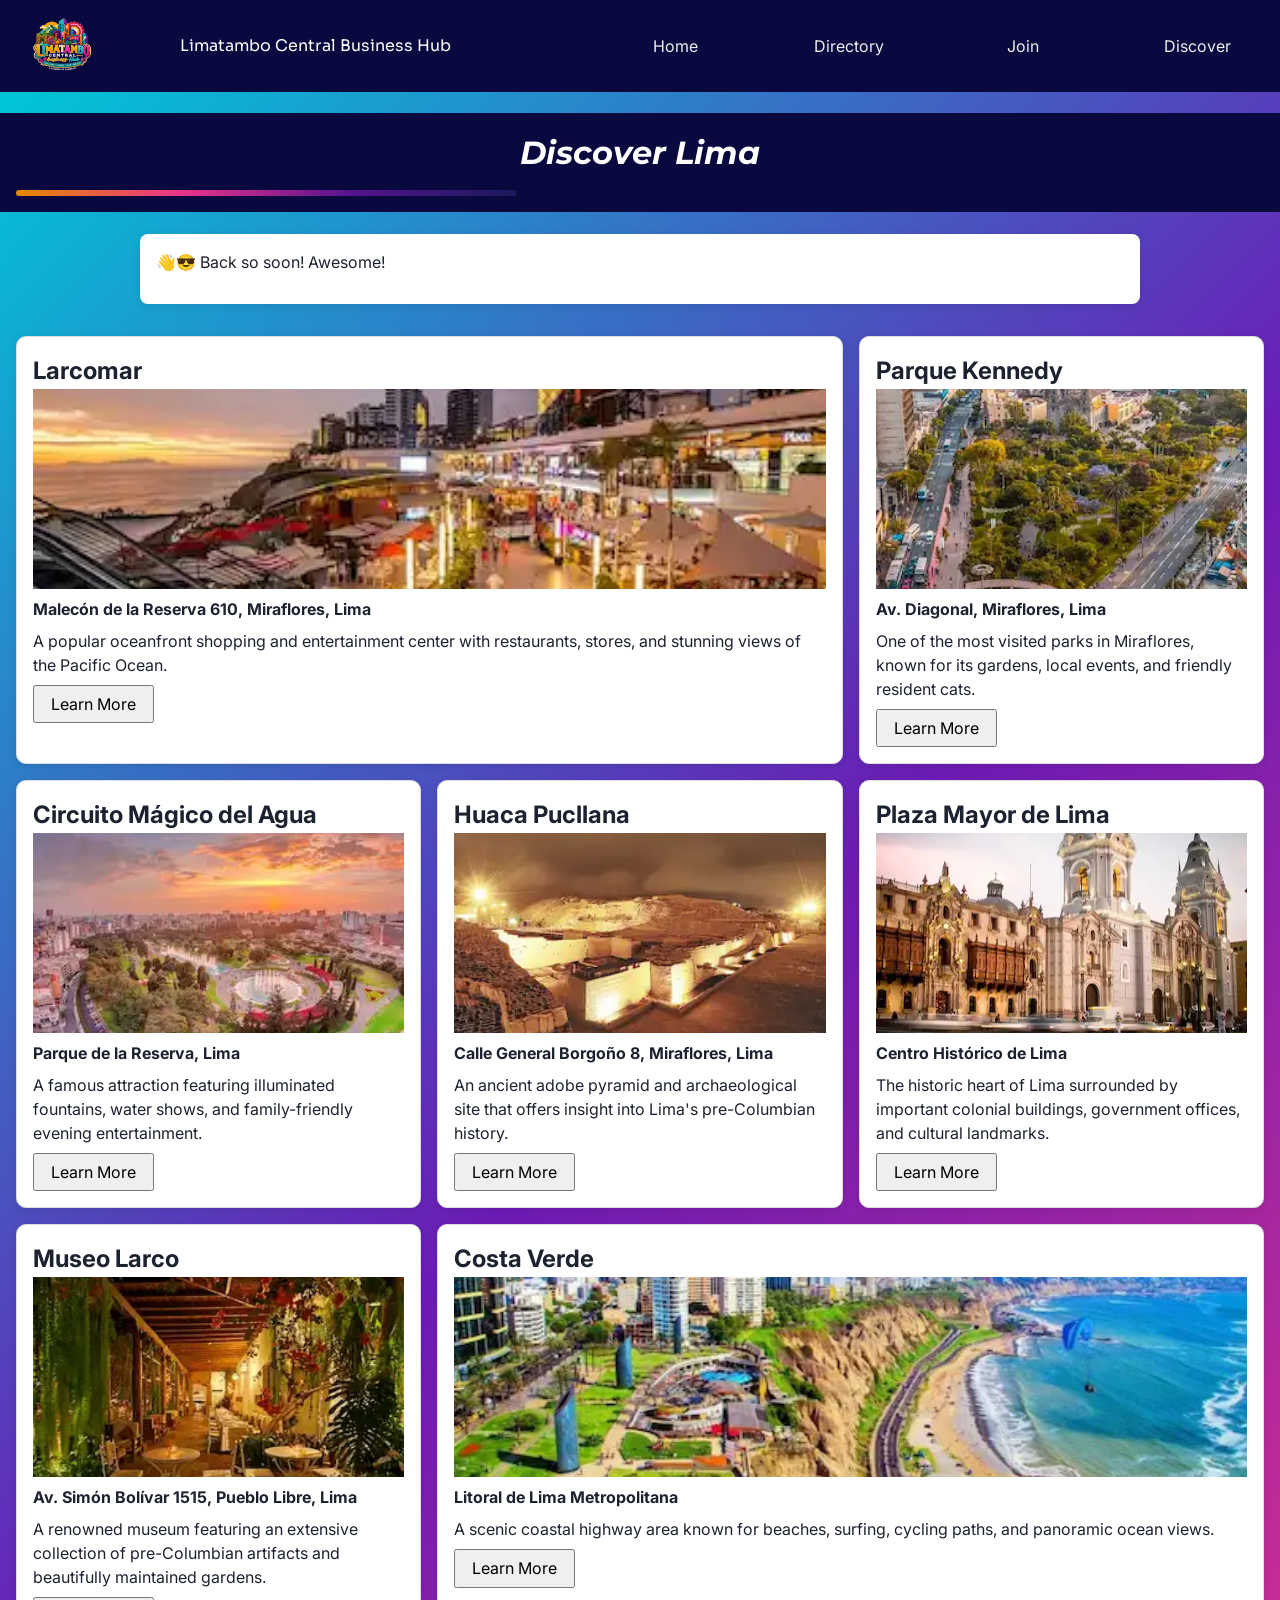
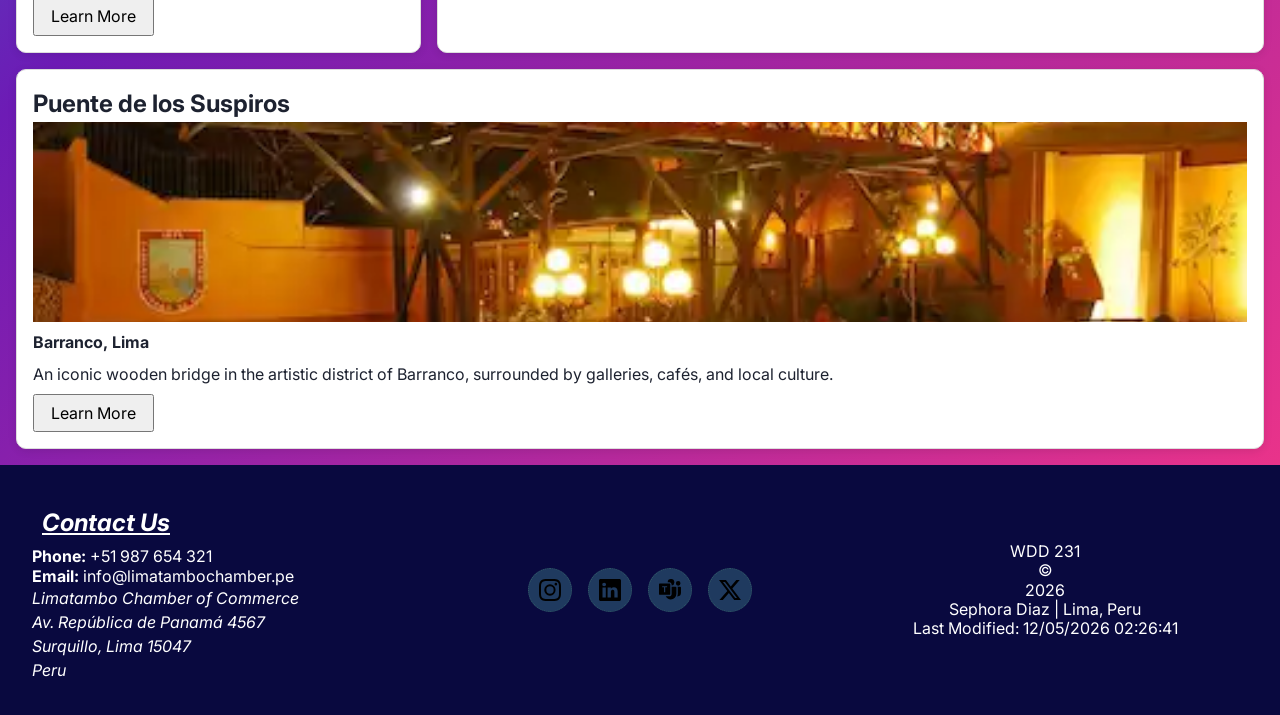
<file: Chamber/index.html>
<!DOCTYPE html>
    <html lang="en">

    <head>
        <meta charset="UTF-8">
        <meta name="viewport" content="width=device-width, initial-scale=1.0">
        <title>Discover | Limatambo Central Business Hub</title>
        <meta name="author" content="Sephora Diaz">
        <meta name="description" content="This is the discover site of the Lima Central Business Hub">

        <meta property="og:title" content="Directory - Limatambo Central Business Hub">
        <meta property="og:description"
            content="Supporting local businesses in Limatambo by providing resources, networking opportunities, and community events to help growth and success.">
        <meta property="og:image" content="https://adielsd.github.io/wdd231/images/limatambo-logo.png">
        <meta property="og:url" content="https://adielsd.github.io/wdd231/">
        <meta property="og:type" content="website">

        <!--STYLESHEETS-->
        <link rel="stylesheet" href="styles/normalize.css">
        <link rel="stylesheet" href="styles/discover.css">

        <link rel="preload" href="styles/discover-large.css" as="style" onload="this.onload=null;this.rel='stylesheet'">
        <noscript>
            <link rel="stylesheet" href="styles/discover-large.css">
        </noscript>


        <!--ICON-->



        <link rel="icon" type="image/png" href="images/favicon-96x96.png" sizes="96x96">
        <link rel="icon" type="image/svg+xml" href="images/favicon.svg">
        <link rel="shortcut icon" href="images/transparent-icon.webp">
        <link rel="apple-touch-icon" sizes="180x180" href="images/apple-touch-icon.png">
        <meta name="apple-mobile-web-app-title" content="MyWebSite">
        <link rel="manifest" href="images/site.webmanifest">

        <!--Preload Images-->
        <link rel="preload" fetchpriority="high" as="image" href="/images/larcomar.webp">
        <link rel="preload" fetchpriority="high" as="image" href="/images/kennedy.webp">

        <!--FAMILY FONTS-->

        <!-- PRECONNECT -->
        <link rel="preconnect" href="https://fonts.googleapis.com">
        <link rel="preconnect" href="https://fonts.gstatic.com" crossorigin>

        <!-- PRELOAD FONTS -->
        <link rel="preload"
            href="https://fonts.googleapis.com/css2?family=Inter:wght@400;500;600&family=Montserrat:wght@600;700;800&family=Sora:wght@600;700&display=swap"
            as="style" onload="this.onload=null;this.rel='stylesheet'">

        <noscript>
            <link
                href="https://fonts.googleapis.com/css2?family=Inter:wght@400;500;600&family=Montserrat:wght@600;700;800&family=Sora:wght@600;700&display=swap"
                rel="stylesheet">
        </noscript>


        <script src="scripts/discover.js" type="module"></script>
        <script src="scripts/date.js" defer></script>
        

    </head>

    <body>
        <div class="navigator">
            <header>
                <img src="images/transparent-icon.svg" alt="site_logo" width="60" height="60">

                <span> Limatambo Central Business Hub </span>

                <button id="ham-btn" class="hamburguer" aria-label="Open navigation menu"></button>

            </header>

            <nav id="nav-bar" class="navigation">
                <ul>

                    <li><a href="home.html">Home</a></li>
                    <li><a href="directory.html">Directory</a></li>
                    <li><a href="join.html">Join</a></li>
                    <li><a href="index.html">Discover</a></li>

                </ul>
            </nav>
        </div>


        <main>
            
            
            <h1>Discover Lima</h1>
            
            <div id="visitor-message"></div>
            
            <div id="discover-grid"></div>

    

        


        </main>

        <footer>

            <div class="Contact">
                <h2>Contact Us</h2>
                <p><strong>Phone:</strong> +51 987 654 321</p>
                <p><strong>Email:</strong> info@limatambochamber.pe</p>

                <address>
                    Limatambo Chamber of Commerce<br>
                    Av. República de Panamá 4567<br>
                    Surquillo, Lima 15047<br>
                    Peru
                </address>
            </div>





            <div class="social">
                <a href="https://www.instagram.com/limachamber/?hl=es-la" target="_blank"><img src="images/instagram.svg"
                        alt="instagram" width="16" height="16"></a>
                <a href="https://www.linkedin.com/feed/" target="_blank"><img src="images/linkedin.svg" alt="linkedin"
                        width="16" height="16"></a>
                <a href="https://teams.live.com/free" target="_blank"><img src="images/microsoft-teams.svg"
                        alt="microsoft-teams" width="16" height="16"></a>
                <a href="https://x.com/?lang=es" target="_blank"><img src="images/twitter-x.svg" alt="twitter-x" width="16"
                        height="16"></a>
            </div>

            <div class="date">
                <p>WDD 231</p>
                <p>
                    © <span id="year"></span> Sephora Diaz | Lima, Peru</p>
                <p id="lastModified"></p>

            </div>



        </footer>

    </body>

    </html>
</file>
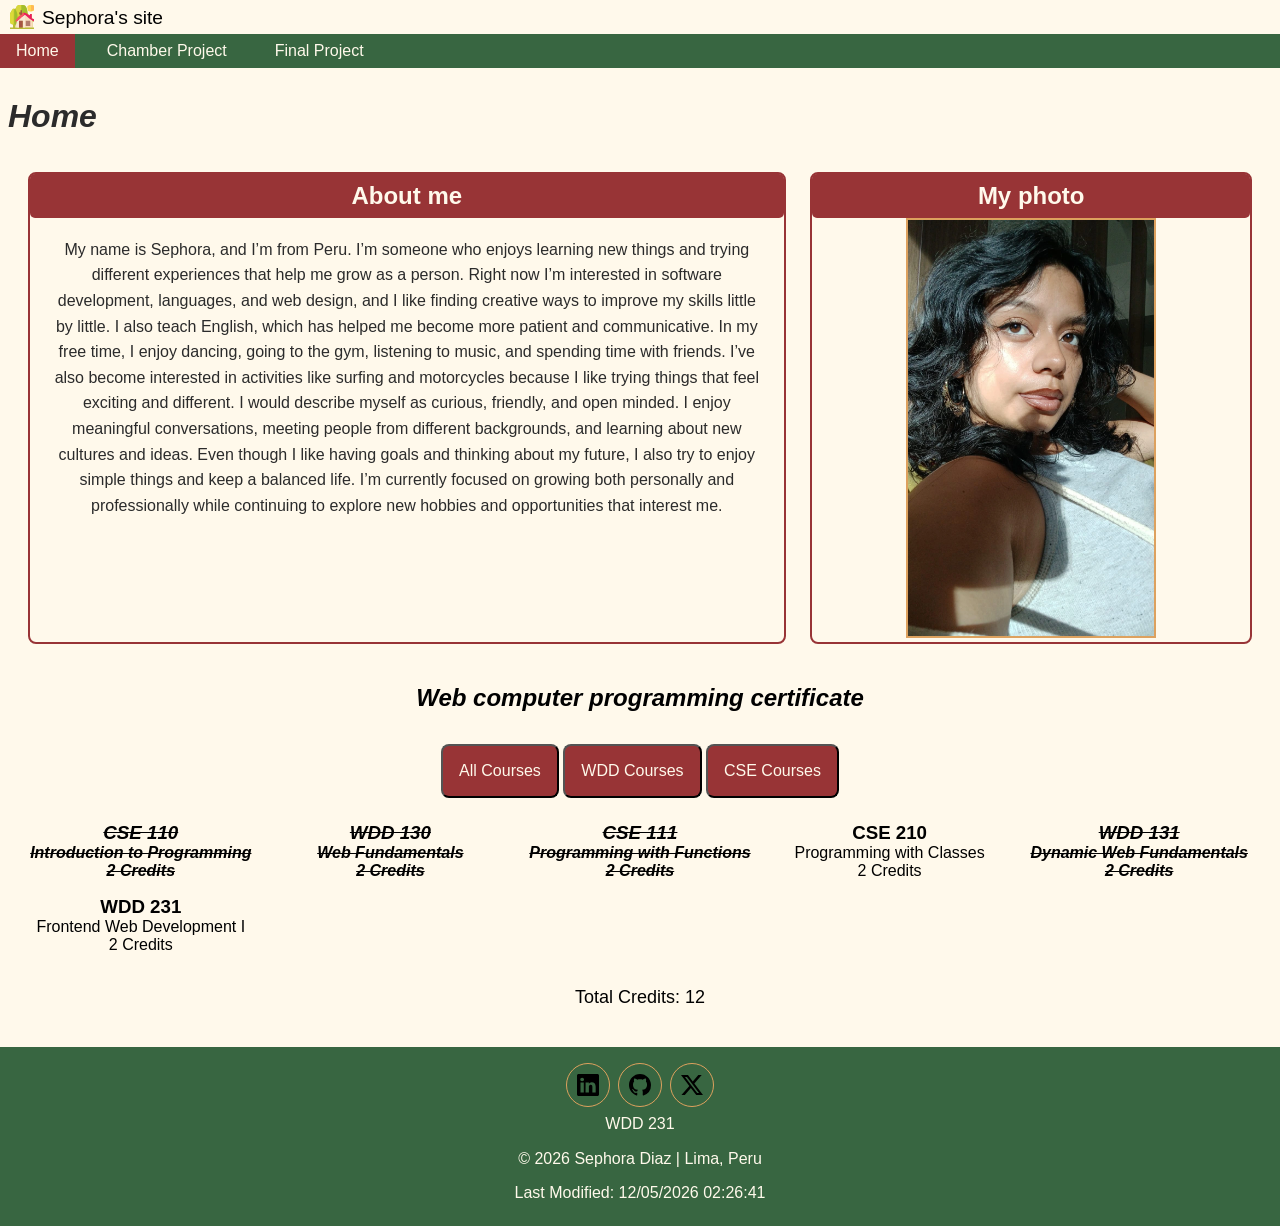
<file: week 01/index.html>
<!DOCTYPE html>
<html lang="en">

<head>
    <meta charset="UTF-8">
    <meta name="viewport" content="width= y, initial-scale=1.0">
    <title>Document</title>
    <meta name="author" content="Sephora Diaz">
    <meta name="description" content="This is the index website of the course">

    <link rel="icon" href="images/house.svg">

    <link rel="stylesheet" href="styles/normalize.css">
    <link rel="stylesheet" href="styles/base.css">
    <link rel="stylesheet" href="styles/b-large.css">




    <script src="scripts/index.js" defer></script>
    <script src="scripts/courses.js" type="module" defer></script>


</head>



<body>
    <div class="menu">

        <header>
            <img src="images/house.svg" alt="site logo" width="512" height="512">
            <span>Sephora's site</span>
            <button id="ham-btn" class="hamburguer" aria-label="Open navigation menu"></button>

        </header>

        <nav id="nav-bar" class="navigation">
            <ul>
                <li class="current"><a href="#">Home</a></li>
                <li><a href="#">Chamber Project</a></li>
                <li><a href="#">Final Project</a></li>
            </ul>
        </nav>

    </div>


    <main>
        <h1>Home</h1>
        <div class="cards">

            <div class="aboutme">
                <h2>About me</h2>

                <p>
                    My name is Sephora, and I’m from Peru. I’m someone who enjoys learning new things and trying
                    different experiences that help me grow as a person.
                    Right now I’m interested in software development, languages, and web design,
                    and I like finding creative ways to improve my skills little by little. I also teach English,
                    which has helped me become more patient and communicative. In my free time, I enjoy dancing, going
                    to the gym, listening to music,
                    and spending time with friends. I’ve also become interested in activities like surfing and
                    motorcycles because I like trying things that feel
                    exciting and different.

                    I would describe myself as curious, friendly, and open minded. I enjoy meaningful conversations,
                    meeting people from different backgrounds,
                    and learning about new cultures and ideas. Even though I like having goals and thinking about my
                    future,
                    I also try to enjoy simple things and keep a balanced life. I’m currently focused on growing both
                    personally and professionally
                    while continuing to explore new hobbies and opportunities that interest me.
                </p>
            </div>



            <div id="photo" class="photo">

                <h2 class="text">My photo</h2>












                <img src="images/mee.webp" alt="mugshot" width="250px" height="420">

            </div>

        </div>

        <div class="certificate">

            <h2>Web computer programming certificate</h2>

            <div class="filters">

                <button id="all">All Courses</button>
                <button id="wdd">WDD Courses</button>
                <button id="cse">CSE Courses</button>
            </div>

            <div id="courses"></div>

            <dialog id="mydialog">
                <div>
                    <h2>title</h2>
                    <button>X</button>
                </div>
                <p></p>
            </dialog>


            <div class="credits">
                <p>Total Credits: <span id="credits"></span></p>
            </div>



        </div>

        <dialog class="course-details"></dialog>

    </main>

    <footer>
        <p></p>
        <div class="social">
            <a href="https://www.linkedin.com/in/sephora-diaz-altamirano-68b409262/" target="_blank"><img
                    src="images/linkedin.svg" alt="linkedin" width="16" height="16"></a>
            <a href="https://github.com/AdielSD" target="_blank"><img src="images/github.svg" alt="github" width="16"
                    height="16"></a>
            <a href="https://x.com/?lang=en" target="_blank"><img src="images/twitter-x.svg" alt="twitter-x" width="16"
                    height="16"></a>
        </div>

        <div class="date">
            <p>WDD 231</p>
            <p>
                © <span id="year"></span> Sephora Diaz | Lima, Peru</p>
            <p id="lastModified"></p>

        </div>
    </footer>


</body>



</html>
</file>
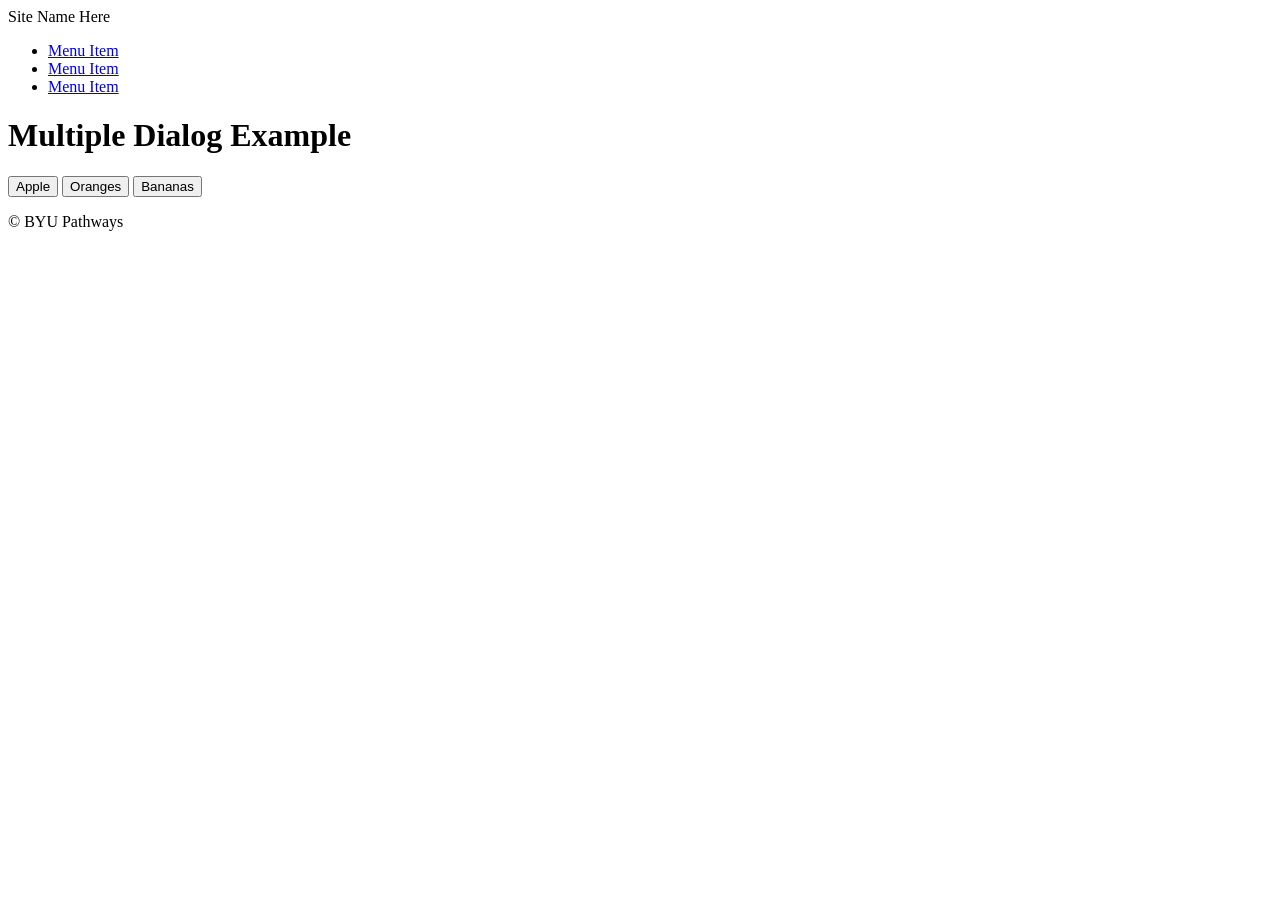
<file: week 03/startLab/index.html>
<!DOCTYPE html>
<html lang="en">

<head>
  <meta charset="UTF-8">
  <meta name="viewport" content="width=device-width, initial-scale=1.0">
  <meta name="description" content="Start File">
  <meta name="author" content="Paul Cheney">

  <link rel="stylesheet" href="styles/small.css">
  <link rel="stylesheet" href="styles/large.css">
  
  <script src="scripts/modals.js" defer></script>

  <title>Start File</title>
</head>

<body>
  <header>
    <span>Site Name Here</span>
  </header>

  <nav>
    <ul>
      <li><a href="#">Menu Item</a></li>
      <li><a href="#">Menu Item</a></li>
      <li><a href="#">Menu Item</a></li>
    </ul>
  </nav>

  <main>
    <h1>Multiple Dialog Example</h1>
    <button id="openButton1">Apple</button>
    <button id="openButton2">Oranges</button>
    <button id="openButton3">Bananas</button>

    <dialog id="dialogBox">
      <div></div>
      <button id="closeButton">close</button>
    </dialog>




  </main>

  <footer>
    <p>&copy; BYU Pathways</p>
  </footer>

  
</body>
</html>
</file>
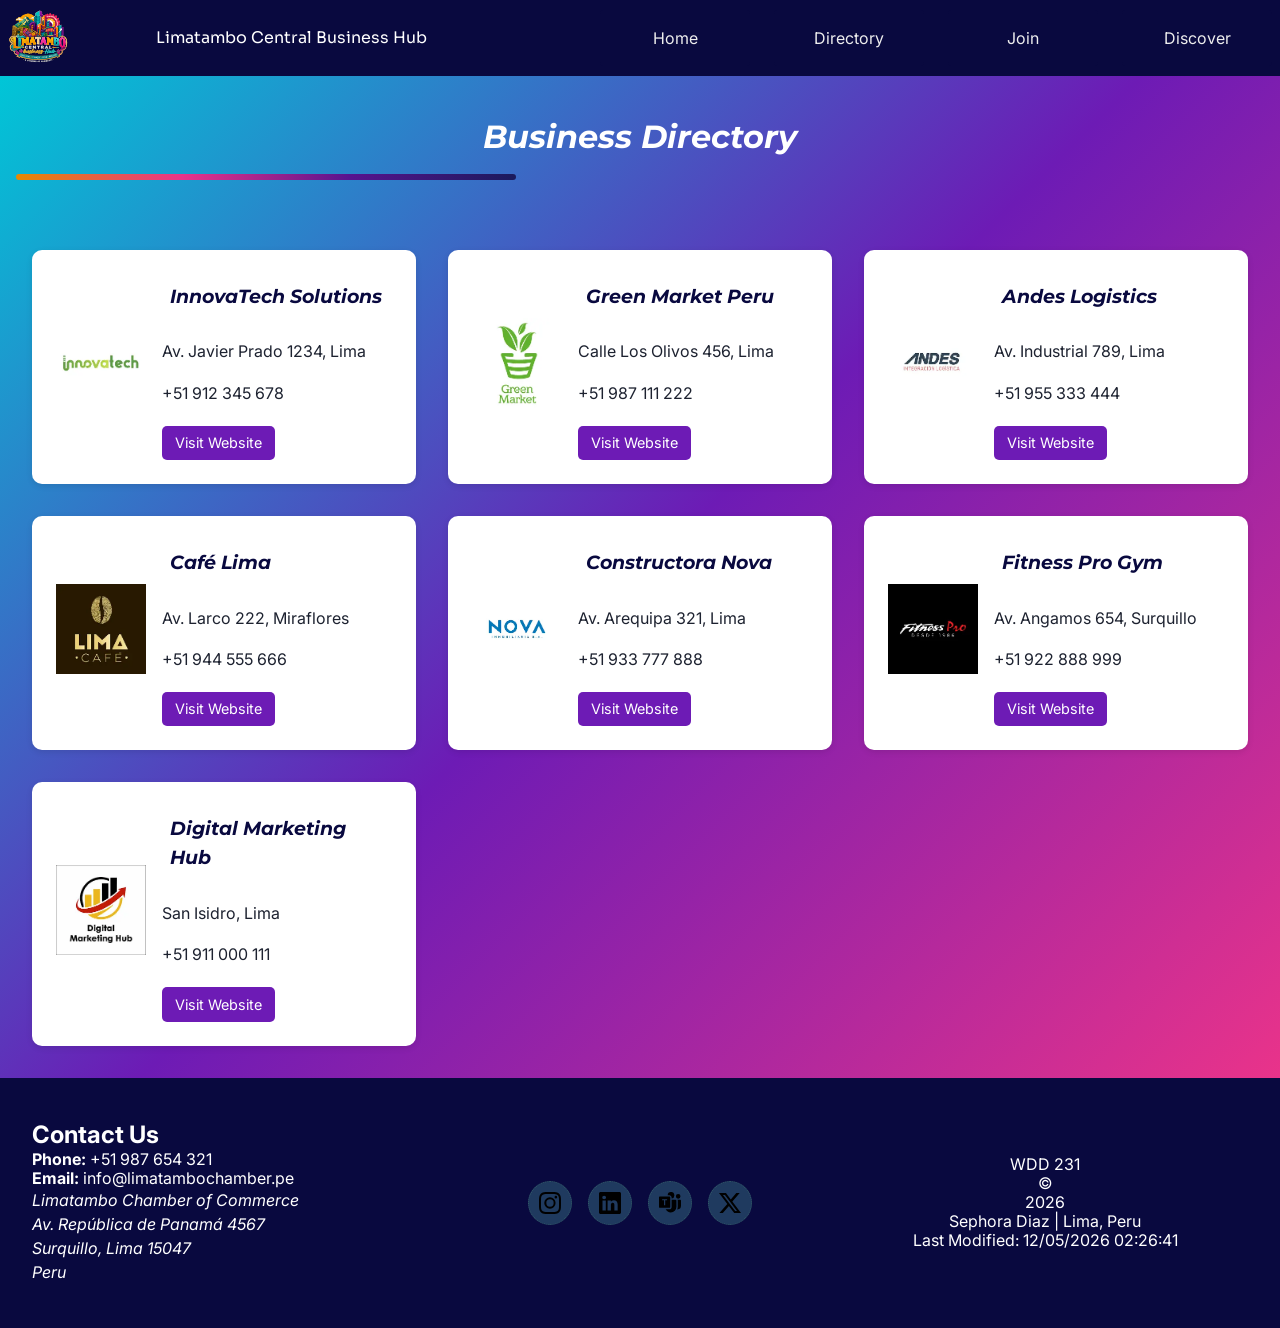
<file: directory.html>
<!DOCTYPE html>
<html lang="en">

<head>
    <meta charset="UTF-8">
    <meta name="viewport" content="width=device-width, initial-scale=1.0">
    <title>Directory | Limatambo Central Business Hub</title>
    <meta name="author" content="Sephora Diaz">
    <meta name="description" content="This is the directory site of the Lima Central Business Hub">

    <meta property="og:title" content="Directory - Limatambo Central Business Hub">
    <meta property="og:description"
        content="Supporting local businesses in Limatambo by providing resources, networking opportunities, and community events to help growth and success.">
    <meta property="og:image" content="https://adielsd.github.io/wdd231/images/limatambo-logo.png">
    <meta property="og:url" content="https://adielsd.github.io/wdd231/">
    <meta property="og:type" content="website">

    <!--STYLESHEETS-->
    <link rel="stylesheet" href="styles/normalize.css">
    <link rel="stylesheet" href="styles/directory.css">

    <link rel="preload" href="styles/directory-large.css" as="style" onload="this.onload=null;this.rel='stylesheet'">
    <noscript>
        <link rel="stylesheet" href="styles/directory-large.css">
    </noscript>


    <!--ICON-->

    

    <link rel="icon" type="image/png" href="images/favicon-96x96.png" sizes="96x96">
    <link rel="icon" type="image/svg+xml" href="images/favicon.svg">
    <link rel="shortcut icon" href="images/favicon.ico">
    <link rel="apple-touch-icon" sizes="180x180" href="images/apple-touch-icon.png">
    <meta name="apple-mobile-web-app-title" content="MyWebSite">
    <link rel="manifest" href="images/site.webmanifest">

    <!--FAMILY FONTS-->
    
    <!-- PRECONNECT -->
     <link rel="preconnect" href="https://fonts.googleapis.com">
     <link rel="preconnect" href="https://fonts.gstatic.com" crossorigin>
     
     <!-- PRELOAD FONTS -->
      <link 
      rel="preload" 
      href="https://fonts.googleapis.com/css2?family=Inter:wght@400;500;600&family=Montserrat:wght@600;700;800&family=Sora:wght@600;700&display=swap" 
      as="style"
      onload="this.onload=null;this.rel='stylesheet'">
      
      <noscript>
        <link 
        href="https://fonts.googleapis.com/css2?family=Inter:wght@400;500;600&family=Montserrat:wght@600;700;800&family=Sora:wght@600;700&display=swap" 
        rel="stylesheet">
    </noscript>


    <script src="scripts/directory.js" defer></script>
    <script src="scripts/date.js" defer></script>   
    <script src="data/members.json" defer></script>

</head>

<body>
    <div class="navigator">
    <header>
        <img src="images/transparent-icon.svg" alt="site_logo" width="60" height="60">

        <span> Limatambo Central Business Hub </span>

        <button id="ham-btn" class="hamburguer" aria-label="Open navigation menu"></button>

    </header>

    <nav id="nav-bar" class="navigation">
        <ul>

            <li><a href="home.html">Home</a></li>
            <li><a href="directory.html">Directory</a></li>
            <li><a href="join.html">Join</a></li>
            <li><a href="index.html">Discover</a></li>

        </ul>
    </nav>
    </div>


    <main>

        <h1>Business Directory</h1>

        <div id="members">
        </div>







        <!-- <h3>Find Us</h3>
        <iframe 
            src="https://www.google.com/maps?q=Surquillo+Lima+Peru&output=embed" 
            width="100%" 
            height="300" 
            style="border:0;" 
            allowfullscreen="" 
            loading="lazy">
        </iframe>

        -->


    </main>

    <footer>

        <div class="Contact">
            <h2>Contact Us</h2>
            <p><strong>Phone:</strong> +51 987 654 321</p>
            <p><strong>Email:</strong> info@limatambochamber.pe</p>

            <address>
                Limatambo Chamber of Commerce<br>
                Av. República de Panamá 4567<br>
                Surquillo, Lima 15047<br>
                Peru
            </address>
        </div>





        <div class="social">
            <a href="https://www.instagram.com/limachamber/?hl=es-la" target="_blank"><img src="images/instagram.svg" alt="instagram" width="16" height="16"></a>
            <a href="https://www.linkedin.com/feed/" target="_blank"><img src="images/linkedin.svg" alt="linkedin" width="16" height="16"></a>
            <a href="https://teams.live.com/free" target="_blank"><img src="images/microsoft-teams.svg" alt="microsoft-teams" width="16"
                    height="16"></a>
            <a href="https://x.com/?lang=es" target="_blank"><img src="images/twitter-x.svg" alt="twitter-x" width="16" height="16"></a>
        </div>

        <div class="date">
            <p>WDD 231</p>
            <p>
                © <span id="year"></span> Sephora Diaz | Lima, Peru</p>
            <p id="lastModified"></p>

        </div>



    </footer>

</body>

</html>
</file>
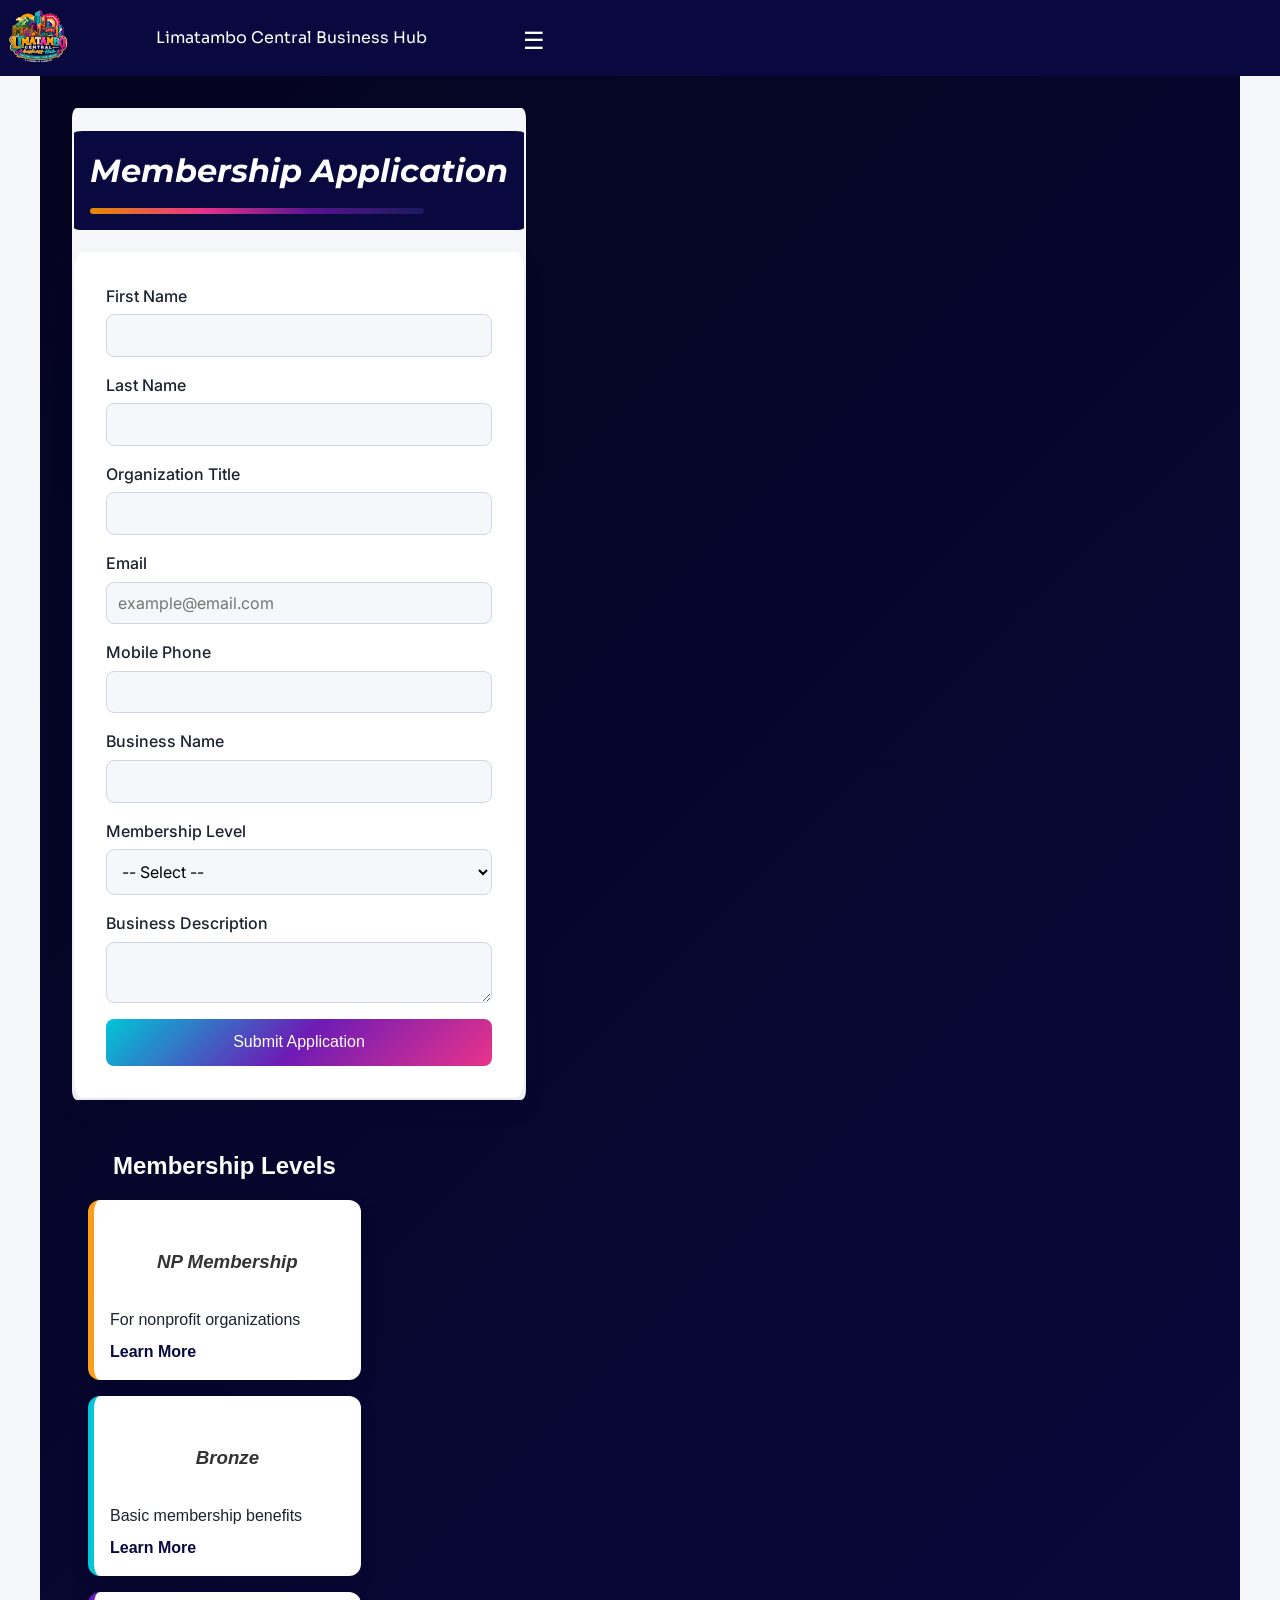
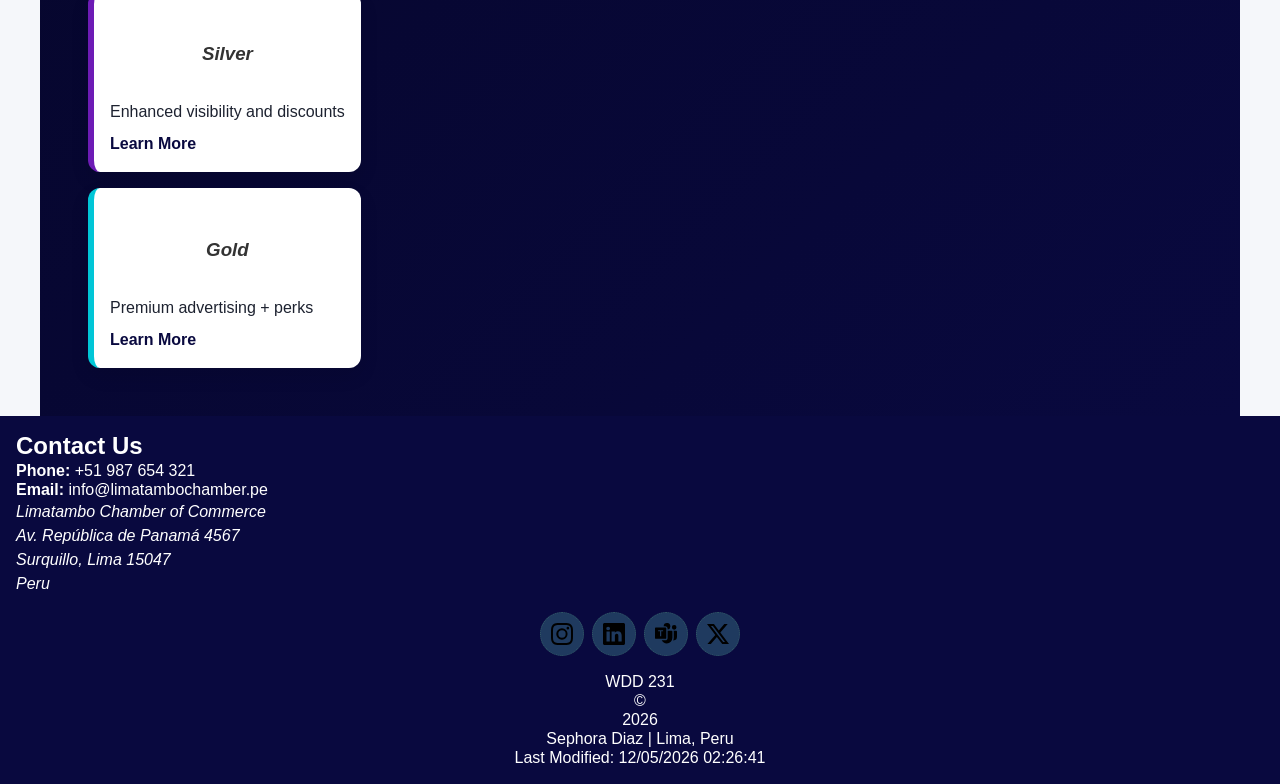
<file: join.html>
<!DOCTYPE html>
<html lang="en">
<head>
  <meta charset="UTF-8">
  <meta name="viewport" content="width=device-width, initial-scale=1.0">
  <title>Join Chamber | Limatambo Chamber of Commerce</title>
  <meta name="author" content="Sephora Diaz">
    <meta name="description" content="This is the directory site of the Lima Central Business Hub">

    <meta property="og:title" content="Directory - Limatambo Central Business Hub">
    <meta property="og:description"
        content="Supporting local businesses in Limatambo by providing resources, networking opportunities, and community events to help growth and success.">
    <meta property="og:image" content="https://adielsd.github.io/wdd231/images/limatambo-logo.png">
    <meta property="og:url" content="https://adielsd.github.io/wdd231/">
    <meta property="og:type" content="website">

    <!--ICON-->

    <link rel="icon" type="image/png" href="images/favicon-96x96.png" sizes="96x96">
    <link rel="icon" type="image/svg+xml" href="images/favicon.svg">
    <link rel="shortcut icon" href="images/favicon.ico">
    <link rel="apple-touch-icon" sizes="180x180" href="images/apple-touch-icon.png">
    <meta name="apple-mobile-web-app-title" content="MyWebSite">
    <link rel="manifest" href="images/site.webmanifest">

    <!--FAMILY FONTS-->
    
    <!-- PRECONNECT -->
     <link rel="preconnect" href="https://fonts.googleapis.com">
     <link rel="preconnect" href="https://fonts.gstatic.com" crossorigin>
     
     <!-- PRELOAD FONTS -->
      <link 
      rel="preload" 
      href="https://fonts.googleapis.com/css2?family=Inter:wght@400;500;600&family=Montserrat:wght@600;700;800&family=Sora:wght@600;700&display=swap" 
      as="style"
      onload="this.onload=null;this.rel='stylesheet'">
      
      <noscript>
        <link 
        href="https://fonts.googleapis.com/css2?family=Inter:wght@400;500;600&family=Montserrat:wght@600;700;800&family=Sora:wght@600;700&display=swap" 
        rel="stylesheet">
    </noscript>

    <!--STYLESHEETS-->
    <link rel="stylesheet" href="styles/normalize.css">
     <link rel="preload" href="styles/join-large.css" as="style" onload="this.onload=null;this.rel='stylesheet'">
        <noscript>
            <link rel="stylesheet" href="styles/join-large.css">
        </noscript>
    
    <link rel="stylesheet" href="styles/join.css">

     

  <script defer src="scripts/join.js"></script>
  <script defer src="scripts/date.js"></script>
</head>

<body>
     <div class="navigator">
        <header>
            <img src="images/transparent-icon.svg" alt="site_logo" width="60" height="60">

            <span> Limatambo Central Business Hub </span>

            <button id="ham-btn" class="hamburguer" aria-label="Open navigation menu"></button>

        </header>

        <nav id="nav-bar" class="navigation">
            <ul>

                <li><a href="home.html">Home</a></li>
                <li><a href="directory.html">Directory</a></li>
                <li><a href="join.html">Join</a></li>
                <li><a href="index.html">Discover</a></li>

            </ul>
        </nav>
    </div>



  <main class="layout">
  
    <section class="form-section">
      <h1>Membership Application</h1>

      <form method="get" action="thankyou.html" id="joinForm">

        <label>
          First Name
          <input type="text" name="firstName" required autocomplete="given-name" title="First Name">
        </label>

        <label>
          Last Name
          <input type="text" name="lastName" required autocomplete="family-name" title="Last Name">
        </label>

        <label>
          Organization Title
          <input type="text"
                 name="orgTitle"
                 title="Organization Title"
                 autocomplete="organization-title"
                 pattern="[A-Za-z\\-\s]{7,}"
                 required>
        </label>

        <label>
          Email
          <input type="email"
                 name="email"
                 required
                 autocomplete="email"
                 placeholder="example@email.com"
                 title="Email Address">
        </label>

        <label>
          Mobile Phone
          <input type="tel"
                 name="phone"
                 required
                 autocomplete="tel"
                 title="Mobile Phone Number">
        </label>

        <label>
          Business Name
          <input type="text"
                 name="organization"
                 required
                 autocomplete="organization"
                 title="Business Name">
        </label>

        <label>
          Membership Level
          <select name="membership" required>
            <option value="">-- Select --</option>
            <option value="np">NP Membership</option>
            <option value="bronze">Bronze Membership</option>
            <option value="silver">Silver Membership</option>
            <option value="gold">Gold Membership</option>
          </select>
        </label>

        <label>
          Business Description
          <textarea name="description" title="Business Description"></textarea>
        </label>

        <!-- hidden timestamp -->
        <input type="hidden" name="timestamp" id="timestamp">

        <button type="submit">Submit Application</button>
      </form>
    </section>

    <!-- MEMBERSHIP CARDS -->
    <aside class="cards">
      <h2>Membership Levels</h2>

      <div class="card animate">
        <h3>NP Membership</h3>
        <p>For nonprofit organizations</p>
        <a href="#" data-modal="npModal">Learn More</a>
      </div>

      <div class="card animate">
        <h3>Bronze</h3>
        <p>Basic membership benefits</p>
        <a href="#" data-modal="bronzeModal">Learn More</a>
      </div>

      <div class="card animate">
        <h3>Silver</h3>
        <p>Enhanced visibility and discounts</p>
        <a href="#" data-modal="silverModal">Learn More</a>
      </div>

      <div class="card animate">
        <h3>Gold</h3>
        <p>Premium advertising + perks</p>
        <a href="#" data-modal="goldModal">Learn More</a>
      </div>
    </aside>
  </main>

  <!-- MODALS -->
  <div class="modal" id="npModal">
    <div class="modal-content">
      <button class="close">&times;</button>
      <h2>NP Membership Benefits</h2>
      <p>No fee. Access to community events.</p>
    </div>
  </div>

  <div class="modal" id="bronzeModal">
    <div class="modal-content">
      <button class="close">&times;</button>
      <h2>Bronze Benefits</h2>
      <p>Basic listing and networking access.</p>
    </div>
  </div>

  <div class="modal" id="silverModal">
    <div class="modal-content">
      <button class="close">&times;</button>
      <h2>Silver Benefits</h2>
      <p>Event discounts and featured listings.</p>
    </div>
  </div>

  <div class="modal" id="goldModal">
    <div class="modal-content">
      <button class="close">&times;</button>
      <h2>Gold Benefits</h2>
      <p>Homepage spotlight + premium promotion.</p>
    </div>
  </div>

  <footer>
     <div class="Contact">
            <h2>Contact Us</h2>
            <p><strong>Phone:</strong> +51 987 654 321</p>
            <p><strong>Email:</strong> info@limatambochamber.pe</p>

            <address>
                Limatambo Chamber of Commerce<br>
                Av. República de Panamá 4567<br>
                Surquillo, Lima 15047<br>
                Peru
            </address>
        </div>





        <div class="social">
            <a href="https://www.instagram.com/limachamber/?hl=es-la" target="_blank"><img src="images/instagram.svg"
                    alt="instagram" width="16" height="16"></a>
            <a href="https://www.linkedin.com/feed/" target="_blank"><img src="images/linkedin.svg" alt="linkedin"
                    width="16" height="16"></a>
            <a href="https://teams.live.com/free" target="_blank"><img src="images/microsoft-teams.svg"
                    alt="microsoft-teams" width="16" height="16"></a>
            <a href="https://x.com/?lang=es" target="_blank"><img src="images/twitter-x.svg" alt="twitter-x" width="16"
                    height="16"></a>
        </div>

        <div class="date">
            <p>WDD 231</p>
            <p>© <span id="year"></span> Sephora Diaz | Lima, Peru</p>
            <p id="lastModified"></p>

        </div>
  </footer>
</body>
</html>
</file>
<file: Chamber/styles/discover.css>
:root {
  /* =================================
     PRIMARY BRAND COLORS
  ================================= */

  --primary: #09093F;
  /* Deep Midnight Navy */
  --secondary: #00C6D7;
  /* Electric Teal */
  --accent: #FF9E1B;
  /* Vibrant Orange */
  --highlight: #E9338A;
  /* Magenta Fusion */
  --tertiary: #6D1BB5;
  /* Royal Purple */

  /* =================================
     OPTIONAL STATE VARIATIONS
  ================================= */

  --primary-hover: #1A1A5C;
  --secondary-hover: #00A8B8;
  --accent-hover: #E68900;
  --highlight-hover: #C81F72;
  --tertiary-hover: #57138F;

  /* =================================
     BACKGROUNDS & TEXT
  ================================= */

  --background-dark: #040420;
  --background-light: #F5F7FA;

  --text-primary: #FFFFFF;
  --text-secondary: #C8D0DA;
  --text-dark: #1D2230;

  /* =================================
     GRADIENTS
  ================================= */

  --gradient-primary: linear-gradient(135deg,
      #00C6D7 0%,
      #6D1BB5 50%,
      #E9338A 100%);

  --gradient-accent: linear-gradient(135deg,
      #FF9E1B 0%,
      #E9338A 100%);

  --gradient-dark: linear-gradient(135deg,
      #040420 0%,
      #09093F 100%);
}

/*---------------BODY CONFIG-------------------*/



html {
  scroll-behavior: smooth;
  font-size: 16px;
  box-sizing: border-box;
}

html {
  font-synthesis: none;
}

*,
*::before,
*::after {
  box-sizing: inherit;
  margin: 0;
  padding: 0;
}

body {
  text-rendering: optimizeLegibility;
  -webkit-font-smoothing: antialiased;
}

body {
  min-height: 100vh;

  line-height: 1.5;
  font-family: 'Inter', sans-serif;

  background: var(--background-light);
  color: var(--text-dark);

  overflow-x: hidden;
}

body {
  font-family: 'Inter', Arial, Helvetica, sans-serif;
}


main {
  width: 100%;
  overflow-x: hidden;
}

img {
  max-width: 100%;
  display: block;
}


/*-----------------HEADER------------------*/

header {
  background-color: var(--primary);
  display: flex;
  gap: 5.5rem;
  align-items: center;
  padding: .5rem;
  text-align: center;
  font-family: 'sora', sans-serif;
  color: var(--text-primary);
}

/*-----------------BUTTONS------------------*/
/* Hamburguer button*/
.hamburguer {
  background: none;
  border: none;
  color: white;
  cursor: pointer;
  font-family: Verdana, Geneva, Tahoma, sans-serif;
}

.hamburguer {
  display: block;
  /* 🔥 important */
  background: none;
  border: none;
  font-size: 2rem;
  padding: .5rem;
  margin: 0;
  cursor: pointer;
}

.hamburguer::before {
  content: "\2630";
  font-size: 1.5rem;
}

.hamburguer.show::before {
  content: "\00D7";
  font-size: 1.5rem;
}

/*-----------------NAVIGATION------------------*/

h1 {
  font-family: 'Montserrat', sans-serif;
  text-align: center;
  font-style: oblique;
  color: var(--text-primary);
  padding: 1rem;
}

h1::after {
  content: "";
  display: block;
  justify-self: center;

  width: min(500px, 80%);
  height: 6px;

  margin-top: 0.8rem;
  border-radius: 999px;

  background: linear-gradient(90deg,
      #E68900,
      #E9338A,
      #57138F,
      #1A1A5C);
}

span {
  display: block;
}


.navigation {
  display: none;
  background-color: var(--primary);
  flex-direction: column;
  width: 100%;

}

.navigation li {
  width: 100%;
  list-style: none;
}



.navigation.show {
  display: flex;
  flex-direction: column;
  position: fixed;
  top: 0;
  left: 0;
  width: 100%;
  height: 100vh;
  background-color: var(--primary);
  z-index: 9999;
}

.navigation ul {
  display: flex;
  flex-direction: column;
  justify-content: center;
  align-items: center;
  height: 100%;
  gap: 1rem;
}

.navigation a {
  display: block;
  width: 100%;
  padding: 1rem;
  color: #eee;
  background-color: var(--primary);
  text-decoration: none;
  border-radius: 4px;
  text-align: center;
  transition: background 0.2s ease;
}

/* FULL WIDTH HOVER EFFECT */
.navigation a:hover {
  background-color: var(--secondary-hover);
  color: #1F3A5F;
}
.navigation li.current {
  background-color: var(--accent);

}

.navigation a:hover {
  background-color: var(--secondary-hover);
  color: #1F3A5F;
}

nav {
  display: flex;
  justify-content: space-between;
  align-items: center;

}

main {
  background: var(--gradient-primary);
}

main h1 {
  background-color:#09093F;
}


#visitor-message {
  min-height: 70px;
    max-width: 1000px;
    margin: 1rem auto;
    padding: 1rem;
    border-radius: 8px;

    background: white;
    color: var(--text-dark);

    box-shadow: 0 2px 8px rgba(0,0,0,.1);
}

/* =========================
   DISCOVER PAGE GRID
========================= */




#discover-grid {
    display: grid;
    gap: 1rem;
    padding: 1rem;
    min-height: 1000px;
}

.discover-card {
    border: 1px solid #ddd;
    border-radius: 10px;
    background-color: white;
    overflow: hidden;
    padding: 1rem;
    box-shadow: 0 2px 8px rgba(0,0,0,.1);
}

.discover-card h2 {
    margin-top: 0;
}

.discover-card img {
    width: 100%;
    height: 200px;
    object-fit: cover;
}

.discover-card address {
    margin: .5rem 0;
    font-style: normal;
    font-weight: bold;
}

.discover-card button {
    padding: .5rem 1rem;
    cursor: pointer;
    margin-top: .5rem;
}

.discover-card button {
    transition: background-color .3s ease,
                transform .3s ease;
}

.discover-card button:hover {
    background-color: var(--accent);

    transform: scale(1.05);
}

/* Grid Area Names */

.card1 { grid-area: card1; }
.card2 { grid-area: card2; }
.card3 { grid-area: card3; }
.card4 { grid-area: card4; }
.card5 { grid-area: card5; }
.card6 { grid-area: card6; }
.card7 { grid-area: card7; }
.card8 { grid-area: card8; }


/* =========================
   SMALL (320px - 640px)
========================= */

@media screen and (max-width: 640px) {

    #discover-grid {

        grid-template-areas:
            "card1"
            "card2"
            "card3"
            "card4"
            "card5"
            "card6"
            "card7"
            "card8";
    }
}


/* =========================
   MEDIUM (641px - 1024px)
========================= */

@media screen and (min-width: 641px) and (max-width: 1024px) {

    #discover-grid {

        grid-template-columns: 1fr 1fr;

        grid-template-areas:
            "card1 card2"
            "card3 card4"
            "card5 card6"
            "card7 card8";
    }

    .discover-card img {
        transition: transform .3s ease,
                    box-shadow .3s ease;
    }

    .discover-card img:hover {
        transform: scale(1.05);
        box-shadow: 0 8px 20px rgba(0,0,0,.25);
    }
}


/* =========================
   LARGE (1025px+)
========================= */

@media screen and (min-width: 1025px) {

    #discover-grid {

        grid-template-columns: 1fr 1fr 1fr;

        grid-template-areas:
            "card1 card1 card2"
            "card3 card4 card5"
            "card6 card7 card7"
            "card8 card8 card8";
    }

    .discover-card img {
        transition: transform .3s ease,
                    box-shadow .3s ease;
    }

    .discover-card img:hover {
        transform: scale(1.05);
        box-shadow: 0 8px 20px rgba(0,0,0,.25);
    }
}

/*------------ANIMATIONS-----------*/

@keyframes fadeIn {

    from {
        opacity: 0;
    }

    to {
        opacity: 1;
    }
}
@keyframes slideUp {

    from {
        opacity: 0;
        transform: translateY(30px);
    }

    to {
        opacity: 1;
        transform: translateY(0);
    }
}

@keyframes float {

    0% {
        transform: translateY(0);
    }

    50% {
        transform: translateY(-6px);
    }

    100% {
        transform: translateY(0);
    }
}
h1::after {

    animation: rainbow 4s linear infinite;
}

@keyframes rainbow {

    0% {
        filter: hue-rotate(0deg);
    }

    100% {
        filter: hue-rotate(360deg);
    }
}

#visitor-message::before {
    content: "👋 ";
    display: inline-block;
    animation: float 2s infinite ease-in-out;
}

.discover-card {
    animation: slideUp .8s ease;
}

#discover-grid {
    animation: fadeIn 1s ease;
}

/*-----------------FOOTER------------------*/
footer {
  background-color: var(--primary);
  min-height: 250px;
}

.footer-grid {
  min-height: 250px;
}

footer * {
  min-width: 0;
}

footer h2,
footer h3,
footer p,
footer span,
footer a {
  line-height: 1.2;
}

footer {
  display: grid;
  grid-template-columns: 1fr;
  padding: 5px 0 5px 10px;
  background-color: var(--primary);
  color: white;
  padding: 1rem;


}

h3 {
  padding: 2rem;
  text-align: center;
  color: #333333;
  font-style: italic;
}

.Contact h2 {
  font-style: italic;
  text-decoration: underline;
  padding: 10px;
}

/*-----------------SOCIAL------------------*/

.social {
  display: flex;
  justify-content: center;
  column-gap: 8px;
  padding: 1rem;
}

.social a {
  display: flex;
  justify-content: center;
  align-items: center;
  width: 44px;
  height: 44px;
  border: #335c67 dotted 1px;
  background-color: #1F3A5F;
  border-radius: 22px;
}

.social img {
  width: 22px;
  height: 22px;
}

.social a:hover {
  background-color: var(--secondary-hover);
}

.date {
  align-items: center;
  text-align: center;
}
</file>
<file: Chamber/styles/discover-large.css>
@media (min-width: 900px) {


    .hamburguer {
        display: none;
    }

    /* NAVIGATION */

    .navigator {
        display: flex;
        background: var(--primary);
        flex-direction: row;
        justify-content: space-between;
        align-items: center;
    }

    .navigation {
        display: block;
        padding: 0.5rem;
        background: var(--primary);

    }

    .navigation ul {
    display: flex;
    flex-direction: row;
    justify-content: flex-end;
    align-items: center;
    gap: 1.5rem;
  }

    #nav-bar {
        width: auto;
        justify-self: right;
    }

    .navigation a {
        border: none;
        transition: background-color 0.3s ease;
        align-items: center;
        padding-top: 1rem;
        gap: 0;
        width: 150px;
    }


  
  .layout {
    max-width: 1200px;
    margin: 0 auto;
    display: grid;
    grid-template-columns: 1.2fr 0.8fr;
    gap: 3rem;
    align-items: start;
  }

  
  

  
  header {
    justify-content: space-between;
    padding: 1rem 2rem;
  }

  nav {
    justify-content: flex-end;
    gap: 2rem;
  }



  /* FOOTER */

    footer {
        grid-template-columns: repeat(3, 1fr);
        align-items: center;
        padding: 2rem;
        min-height: 250px;
    }

    footer>div {
        display: flex;
        flex-direction: column;
        justify-content: center;
    
    }

    .contact {
        text-align: left;
    }

    .social {
        flex-direction: row;
        justify-content: center;
        gap: 1rem;

    }

    .date {
        text-align: center;
    }
}
</file>
<file: week 01/styles/base.css>
/*---------------------COLOR SCHEME--------------------*/
/*--primary:#983436, font:#fff9eb, secondary:#386641, highlights:#a7c957 ---*/

:root{
  --primary: #983436;     /* warm terracotta */
  --secondary: #386641;   /* cozy forest green */
  --accent: #DDA15E;      /* soft warm gold */
  --background: #FFF9EB;  /* creamy off-white */
  --text: #2B2B2B;        /* softer than pure black */
}

/*---------------------SITE SPECIFICATIONS--------------------*/

*{
    font-family: 'Segoe UI', Tahoma, Geneva, Verdana, sans-serif;
    padding: 0;
    margin: 0;
    background-color: var(--background);
}

* {
    box-sizing: border-box;
}

html, body {
    overflow-x: hidden;
    margin: 0;
}

/*---------------------HEADER--------------------*/

header{
    display: grid;
    grid-template-columns: 24px auto 44px;
    padding: 5px 0 5px 10px;
    align-items: end;
    column-gap: 8px;
}

header img {
    display: block;
    width: 100%;
    height: auto;

}

header span {
    font-size: 1.2rem;
}

/*---------------------HAMBURGUER BUTTON--------------------*/

.hamburguer {
    background: none;
    border: none;
    color: #983436 ;
    font-size: 2rem;
    cursor: pointer;
    font-family: Verdana, Geneva, Tahoma, sans-serif;
}

.hamburguer::before{
    content: "\2630";
}

.hamburguer.show::before{
    content: "\00D7";
}

/*---------------------NAVBAR--------------------*/

.navigation{
    display: none;
}
.navigation.show {
  display: block;
}

.navigation ul {
    background-color: var(--secondary);
    list-style-type: none;
    margin: 0;
    padding: 0;
}


.navigation a{
    text-decoration: none;
    display: block;
    color: var(--background);
    border-color: var(--accent);
}

.navigation li{
    list-style: none;
    justify-self: center;
    background-color: var(--secondary);
    padding: 15px 0 20px 15px;
    width: 100%;
    

}

.navigation li:hover {
    background-color: var(--accent);
    transition: 0.3s ease;
    color: var(--text);
    
}

ul > .current {
    background-color: var(--primary);
}

/*---------------------MAIN--------------------*/

h1 {
    font-style: italic;
    padding: .5rem;
    color: var(--text);
}

.cards {
    display: grid;
    grid-template-columns: 1fr;
    padding: .5rem;
    gap: 1.5rem;
}

.aboutme {
    text-align: center;
    border: 2px solid var(--primary);
    border-radius: 8px;
    
}

.aboutme > h2 {
    background-color: var(--primary);
    color: var(--background);
    border-radius: 5px;
    padding: .5rem;

}

.aboutme > p {
    padding: 1.2rem;
    line-height: 1.6;
    color: var(--text);

}

.photo {
    text-align: center;    
    border: 2px solid #983436;
    border-radius: 8px;

}

.photo > img {
    border: 2px solid #DDA15E;
}



.text {
    background-color: var(--primary);
    color: var(--background);
    text-align: center;
    padding: .5rem;
    border-radius: 5px;

}

/*---------------------Courses--------------------*/
.certificate {
    text-align: center;
    padding: 1rem;
    gap: .5rem;
    
}

.certificate > h2 {
    padding: 1rem;
    font-style: oblique;
    font-family: Verdana, Geneva, Tahoma, sans-serif;
}
.filters {
    padding: 1rem;   
}

.filters > button {
    padding: 1rem;
    background-color: #983436;
    color: var(--background);
    border-radius: 8px;
}

.filters > button:hover {
    padding: 1rem;
    background-color:var(--accent);
    color: var(--text);
    border-radius: 8px;
}

#courses {
    display: grid;
    grid-template-columns: repeat(auto-fit, minmax(220px, 1fr));
    gap: 1rem;
    padding: .5rem;

    
}



.completed {
    
    font-style: oblique;
    text-decoration: line-through;
    color: black;
    font-weight: bold;
    
}



.credits {
    font-family: Verdana, Geneva, Tahoma, sans-serif;
    font-size: large;
    padding: 1.5rem;
}
/*---------------------Footer--------------------*/



footer {
    background-color: var(--secondary);
    padding: 1rem 10px;
    text-align: center;
}

.social{
    background-color: var(--secondary);
    display: flex;
    justify-content: center;
    column-gap: 8px;
}

.social a {
    display: flex;
    justify-content:center ;
    align-items: center;
    width: 44px;
    height: 44px;
    border: #DDA15E solid 1px;
    border-radius: 22px;
}

.social img {
    width: 22px;
    height: 22px;
    background-color: #386641;
}

.social a {
    transition: background-color 0.3s ease;
}

.social a:hover {
    background-color: #DDA15E;
}
.social img:hover {
    background-color: #DDA15E;
}

.date > p{
    background-color: #386641;
    color: var(--background);
    padding: .5rem;

}

.date >  p span {
    background-color: #386641;
    color: #FFF9EB;
}

#mydialog {
    align-self: center;
    
    margin: auto;
}

#mydialog div {
    display: flex;
    justify-content: space-between;
    align-items: center;
    padding: 2rem;
    text-align: center;
    gap: 1.5rem;
    background-color: #DDA15E;
    color: #FFF9EB;

}
#mydialog h2 {
    background-color: #DDA15E;
}
#mydialog button {
    font-family: 'Lucida Sans', 'Lucida Sans Regular', 'Lucida Grande', 'Lucida Sans Unicode', Geneva, Verdana, sans-serif;
    color: #FFF9EB;

}

#mydialog button {
    border: none;
    background: transparent;
    font-size: 1.2rem;
    cursor: pointer;
}

#mydialog p {
    padding: 2rem;
    padding-bottom: 6rem;
}

#mydialog p {
    line-height: 1.6;
    margin: 0.75rem 0;
}

#mydialog strong {
    color: #333;
}




/*-------------------ANIMATION AND TRANSITION EXAMPLES--------------------*/


/*.filters button {
    transition: background-color 0.3s ease;
}

.filters button:hover {
    background-color: #DDA15E ;
}*/

.filters button {
    transition: background-color 0.3s ease,
                transform 0.2s ease;
}

.filters button:hover {
    transform: scale(1.05);
}

.course-card {
    transition: transform 0.3s ease, box-shadow 0.3s ease;
}

.course-card:hover {
    transform: translateY(-5px);
}

.social img {
    transition: transform 0.3s ease;
}

.social img:hover {
    transform: scale(1.2);
}

dialog {
    animation: fadeIn  0.3s ease;
}

@keyframes fadeIn {
    from {
        opacity: 0;
        transform: scale(0.9);
    }

    to {
        opacity: 1;
        transform: scale(1);
    }
}

h1 {
    animation: slideIn 0.8s ease;
}

@keyframes slideIn {
    from {
        opacity: 0;
        transform: translateY(-20px);
    }

    to {
        opacity: 1;
        transform: translateY(0);
    }
}
</file>
<file: week 01/styles/b-large.css>
@media only screen and (min-width: 38rem) {

    header {
        grid-template-columns: 24px auto;

    }

    .hamburguer {
        display: none;
    }

    .navigation {
    display: block;
}

    .navigation {
        display: block;
    }

    .navigation ul{
        display: flex;
        justify-content:flex-start;
        gap: 1rem; /* controls space between links */
    }

    .navigation li{
        width: auto;
        padding: .5rem 1rem;
    }

    .cards {
        display:grid;
        justify-content:center ;
        grid-template-columns: 60% 35%;
    }

}
</file>
<file: week 03/startLab/styles/small.css>
*{box-sizing: border-box;}
</file>
<file: week 03/startLab/styles/large.css>
@media only screen and (min-width: 38rem) {


} /*end media query*/
</file>
<file: styles/directory.css>
:root {
  /* =================================
     PRIMARY BRAND COLORS
  ================================= */

  --primary: #09093F;
  /* Deep Midnight Navy */
  --secondary: #00C6D7;
  /* Electric Teal */
  --accent: #FF9E1B;
  /* Vibrant Orange */
  --highlight: #E9338A;
  /* Magenta Fusion */
  --tertiary: #6D1BB5;
  /* Royal Purple */

  /* =================================
     OPTIONAL STATE VARIATIONS
  ================================= */

  --primary-hover: #1A1A5C;
  --secondary-hover: #00A8B8;
  --accent-hover: #E68900;
  --highlight-hover: #C81F72;
  --tertiary-hover: #57138F;

  /* =================================
     BACKGROUNDS & TEXT
  ================================= */

  --background-dark: #040420;
  --background-light: #F5F7FA;

  --text-primary: #FFFFFF;
  --text-secondary: #C8D0DA;
  --text-dark: #1D2230;

  /* =================================
     GRADIENTS
  ================================= */

  --gradient-primary: linear-gradient(135deg,
      #00C6D7 0%,
      #6D1BB5 50%,
      #E9338A 100%);

  --gradient-accent: linear-gradient(135deg,
      #FF9E1B 0%,
      #E9338A 100%);

  --gradient-dark: linear-gradient(135deg,
      #040420 0%,
      #09093F 100%);
}

/*---------------BODY CONFIG-------------------*/



html {
  scroll-behavior: smooth;
  font-size: 16px;
  box-sizing: border-box;
}

html {
  font-synthesis: none;
}

*,
*::before,
*::after {
  box-sizing: inherit;
  margin: 0;
  padding: 0;
}

body {
  text-rendering: optimizeLegibility;
  -webkit-font-smoothing: antialiased;
}

body {
  min-height: 100vh;

  line-height: 1.5;
  font-family: 'Inter', sans-serif;

  background: var(--background-light);
  color: var(--text-dark);

  overflow-x: hidden;
}

body {
  font-family: 'Inter', Arial, Helvetica, sans-serif;
}


main {
  width: 100%;
  overflow-x: hidden;
}

img {
  max-width: 100%;
  display: block;
}


/*-----------------HEADER------------------*/

header {
  background-color: var(--primary);
  display: flex;
  gap: 5.5rem;
  align-items: center;
  padding: .5rem;
  text-align: center;
  font-family: 'sora', sans-serif;
  color: var(--text-primary);
}

/*-----------------BUTTONS------------------*/
/* Hamburguer button*/
.hamburguer {
  background: none;
  border: none;
  color: white;
  cursor: pointer;
  font-family: Verdana, Geneva, Tahoma, sans-serif;
}

.hamburguer {
  display: block;
  /* 🔥 important */
  background: none;
  border: none;
  font-size: 2rem;
  padding: .5rem;
  margin: 0;
  cursor: pointer;
}

.hamburguer::before {
  content: "\2630";
  font-size: 1.5rem;
}

.hamburguer.show::before {
  content: "\00D7";
  font-size: 1.5rem;
}

/*-----------------NAVIGATION------------------*/

h1 {
  font-family: 'Montserrat', sans-serif;
  text-align: center;
  font-style: oblique;
  color: var(--text-primary);
  padding: 1rem;
}

h1::after {
  content: "";
  display: block;
  justify-self: center;

  width: min(500px, 80%);
  height: 6px;

  margin-top: 0.8rem;
  border-radius: 999px;

  background: linear-gradient(90deg,
      #E68900,
      #E9338A,
      #57138F,
      #1A1A5C);
}

span {
  display: block;
}

.navigation {
  display: none;
  background-color: var(--primary);
  flex-direction: column;
  width: 100%;

}

.navigation {
  display: none;
  background-color: var(--primary);
  flex-direction: column;
  width: 100%;

}

.navigation li {
  width: 100%;
  list-style: none;
}



.navigation.show {
  display: flex;
  flex-direction: column;
  position: fixed;
  top: 0;
  left: 0;
  width: 100%;
  height: 100vh;
  background-color: var(--primary);
  z-index: 9999;
}

.navigation ul {
  display: flex;
  flex-direction: column;
  justify-content: center;
  align-items: center;
  height: 100%;
  gap: 1rem;
}

.navigation a {
  display: block;
  width: 100%;
  padding: 1rem;
  color: #eee;
  background-color: var(--primary);
  text-decoration: none;
  border-radius: 4px;
  text-align: center;
  transition: background 0.2s ease;
}

/* FULL WIDTH HOVER EFFECT */
.navigation a:hover {
  background-color: var(--secondary-hover);
  color: #1F3A5F;
}
.navigation li.current {
  background-color: var(--accent);

}

.navigation a:hover {
  background-color: var(--secondary-hover);
  color: #1F3A5F;
}

nav {
  display: flex;
  justify-content: space-between;
  align-items: center;

}


/*-----------------MAIN------------------*/
main {
  background: var(--gradient-primary);
}

#members {
  display: grid;
  grid-template-columns: 1fr;
  gap: 1rem;
  padding: 1rem;
  align-items: center;
}

/* ===== CARD STYLE ===== */
#members section {
  background-color: white;
  border-radius: 10px;
  padding: 1rem;
  text-align: center;
  color: var(--text-dark);
  box-shadow: 0 2px 6px rgba(0, 0, 0, 0.1);
}

#members section {
  display: flex;
  flex-direction: column;
  align-items: center;
  /* keeps image centered */
}

/* ===== IMAGES ===== */
#members img {
  width: 80px;
  height: 80px;
  object-fit: cover;
  margin-bottom: 0.5rem;
}

/* ===== TEXT ===== */
#members h3 {
  font-family: 'Montserrat', sans-serif;
  color: var(--primary);
  margin-bottom: 0.5rem;
  padding: 0.5rem
}

#members p {
  font-family: 'Inter', sans-serif;
  margin: 0.3rem 0;
}

/* ===== LINKS ===== */
#members a {
  display: inline-block;
  padding-left: 1rem;
  margin-top: 0.5rem;
  color: white;
  background-color: var(--tertiary);
  padding: 0.4rem 0.8rem;
  border-radius: 5px;
  text-decoration: none;
  font-size: 0.9rem;
  font-family: 'Inter', sans-serif;

}

#members a:hover {
  background-color: var(--tertiary-hover);
}

#members {
  min-height: 100vh;
}

#members img {
  aspect-ratio: 4 / 3;
}


/*-----------------FOOTER------------------*/
footer {
  background-color: var(--primary);
  min-height: 250px;
}

.footer-grid {
  min-height: 250px;
}

footer * {
  min-width: 0;
}

footer h2,
footer h3,
footer p,
footer span,
footer a {
  line-height: 1.2;
}

footer {
  display: grid;
  grid-template-columns: 1fr;
  padding: 5px 0 5px 10px;
  background:var(--primary);
  color: white;
  padding: 1rem;


}

h3 {
  padding: 2rem;
  text-align: center;
  color: #333333;
  font-style: italic;
}

.contact h4 {
  font-style: italic;
  text-decoration: underline;
  padding: 10px;
}

/*-----------------SOCIAL------------------*/

.social {
  display: flex;
  justify-content: center;
  column-gap: 8px;
  padding: 1rem;
}

.social a {
  display: flex;
  justify-content: center;
  align-items: center;
  width: 44px;
  height: 44px;
  border: #335c67 dotted 1px;
  background-color: #1F3A5F;
  border-radius: 22px;
}

.social img {
  width: 22px;
  height: 22px;
}

.social a:hover {
  background-color: var(--secondary-hover);
}

.date {
  align-items: center;
  text-align: center;
}
</file>
<file: styles/directory-large.css>
@media (min-width: 768px) {

    :root {
        /* =================================
     PRIMARY BRAND COLORS
  ================================= */

        --primary: #09093F;
        /* Deep Midnight Navy */
        --secondary: #00C6D7;
        /* Electric Teal */
        --accent: #FF9E1B;
        /* Vibrant Orange */
        --highlight: #E9338A;
        /* Magenta Fusion */
        --tertiary: #6D1BB5;
        /* Royal Purple */

        /* =================================
     OPTIONAL STATE VARIATIONS
  ================================= */

        --primary-hover: #1A1A5C;
        --secondary-hover: #00A8B8;
        --accent-hover: #E68900;
        --highlight-hover: #C81F72;
        --tertiary-hover: #57138F;

        /* =================================
     BACKGROUNDS & TEXT
  ================================= */

        --background-dark: #040420;
        --background-light: #F5F7FA;

        --text-primary: #FFFFFF;
        --text-secondary: #C8D0DA;
        --text-dark: #1D2230;

        /* =================================
     GRADIENTS
  ================================= */

        --gradient-primary: linear-gradient(135deg,
                #00C6D7 0%,
                #6D1BB5 50%,
                #E9338A 100%);

        --gradient-accent: linear-gradient(135deg,
                #FF9E1B 0%,
                #E9338A 100%);

        --gradient-dark: linear-gradient(135deg,
                #040420 0%,
                #09093F 100%);
    }


    .hamburguer {
        display: none;
    }

    /* NAVIGATION */

    .navigator {
        display: flex;
        background: var(--primary);
        justify-content: space-between;
        align-items: center;
    }

    .navigation {
        display: block;
        padding: 0.5rem;
        background: var(--primary);
    }

      .navigation ul {
    display: flex;
    flex-direction: row;
    justify-content: flex-end;
    align-items: center;
    gap: 1.5rem;
  }

    #nav-bar {
        width: auto;
        justify-self: right;
    }

    .navigation a {
        border: none;
        transition: background-color 0.3s ease;
        align-items: center;
        padding-top: 1rem;
        gap: 0;
        width: 150px;
    }

    /* MEMBERS GRID */

    #members {
        grid-template-columns: repeat(auto-fit, minmax(320px, 1fr));
        gap: 2rem;
        padding: 2rem;

        min-height: auto;
    }

    /* MEMBER CARDS */

    #members section {
        display: grid;
        grid-template-columns: auto 1fr;
        gap: 1rem;

        align-items: center;

        padding: 1.5rem;

        transition:
            transform 0.3s ease,
            box-shadow 0.3s ease;
    }

    #members section:hover {
        transform: translateY(-5px);

        box-shadow:
            0 10px 25px rgba(0, 0, 0, 0.12);
    }

    /* IMAGES */

    #members img {
        width: 90px;
        height: 90px;

        aspect-ratio: 1 / 1;

        object-fit: contain;
    }

    /* TEXT CONTENT */

    #members section>div {
        display: flex;
        flex-direction: column;

        gap: 0.5rem;
    }

    #members h3 {
        font-size: 1.2rem;
        text-align: left;
    }

    #members p {
        text-align: left;
    }

    #members a {
        align-self: start;
    }

    /* FOOTER */

    footer {
        grid-template-columns: repeat(3, 1fr);
        align-items: center;
        padding: 2rem;
        min-height: 250px;
    }

    footer>div {
        display: flex;
        flex-direction: column;
        justify-content: center;
    
    }

    .contact {
        text-align: left;
    }

    .social {
        flex-direction: row;
        justify-content: center;
        gap: 1rem;

    }

    .date {
        text-align: center;
    }
}
</file>
<file: styles/join-large.css>
@media (min-width: 900px) {


    .hamburguer {
        display: none;
    }

    /* NAVIGATION */

    .navigator {
        display: flex;
        background: var(--primary);
        flex-direction: row;
        justify-content: space-between;
        align-items: center;
    }

    .navigation {
        display: block;
        padding: 0.5rem;
        background: var(--primary);

    }

    .navigation ul {
    display: flex;
    flex-direction: row;
    justify-content: flex-end;
    align-items: center;
    gap: 1.5rem;
  }

    #nav-bar {
        width: auto;
        justify-self: right;
    }

    .navigation a {
        border: none;
        transition: background-color 0.3s ease;
        align-items: center;
        padding-top: 1rem;
        gap: 0;
        width: 150px;
    }


  
  .layout {
    max-width: 1200px;
    margin: 0 auto;
    display: grid;
    grid-template-columns: 1.2fr 0.8fr;
    gap: 3rem;
    align-items: start;
  }

  
  form {
    max-width: 100%;
    padding: 2.5rem;
  }

  .form-section {
    padding: 0;
  }

  
  .cards {
    padding: 0;
  }

  
  .card {
    padding: 1.5rem;
  }

  
  header {
    justify-content: space-between;
    padding: 1rem 2rem;
  }

  nav {
    justify-content: flex-end;
    gap: 2rem;
  }



  /* FOOTER */

    footer {
        grid-template-columns: repeat(3, 1fr);
        align-items: center;
        padding: 2rem;
        min-height: 250px;
    }

    footer>div {
        display: flex;
        flex-direction: column;
        justify-content: center;
    
    }

    .contact {
        text-align: left;
    }

    .social {
        flex-direction: row;
        justify-content: center;
        gap: 1rem;

    }

    .date {
        text-align: center;
    }
}
</file>
<file: styles/join.css>
:root {
  --primary: #09093F;
  --secondary: #00C6D7;
  --accent: #FF9E1B;
  --highlight: #E9338A;
  --tertiary: #6D1BB5;

  --primary-hover: #1A1A5C;
  --secondary-hover: #00A8B8;
  --accent-hover: #E68900;
  --highlight-hover: #C81F72;
  --tertiary-hover: #57138F;

  --background-dark: #040420;
  --background-light: #F5F7FA;

  --text-primary: #FFFFFF;
  --text-secondary: #C8D0DA;
  --text-dark: #1D2230;

  --gradient-primary: linear-gradient(135deg,#00C6D7,#6D1BB5,#E9338A);
  --gradient-accent: linear-gradient(135deg,#FF9E1B,#E9338A);
  --gradient-dark: linear-gradient(135deg,#040420,#09093F);
}

/*---------------BODY CONFIG-------------------*/



html {
  scroll-behavior: smooth;
  font-size: 16px;
  box-sizing: border-box;
}

html {
  font-synthesis: none;
}

*,
*::before,
*::after {
  box-sizing: inherit;
  margin: 0;
  padding: 0;
}

body {
     text-rendering: optimizeLegibility;
}

body {
  min-height: 100vh;

  line-height: 1.5;
  font-family: 'Inter', sans-serif; 

  background: var(--background-light);
  color: var(--text-dark);

  overflow-x: hidden;
}

body {
  font-family: 'Inter', Arial, Helvetica, sans-serif;
}


main {
  width: 100%;
  overflow-x: hidden;
}

img {
  max-width: 100%;
  display: block;
}


/*-----------------HEADER------------------*/

header {
  background-color: var(--primary);
  display: flex;
  gap: 5.5rem;
  align-items: center;
  padding: .5rem;
  text-align: center;
  font-family: 'sora', sans-serif;
  color: var(--text-primary);
}

/*-----------------BUTTONS------------------*/
/* Hamburguer button*/
.hamburguer {
  background: none;
  border: none;
  color: white;
  cursor: pointer;
  font-family: Verdana, Geneva, Tahoma, sans-serif;
}

.hamburguer {
  display: block;
  /* 🔥 important */
  background: none;
  border: none;
  font-size: 2rem;
  padding: .5rem;
  margin: 0;
  cursor: pointer;
}

.hamburguer::before {
  content: "\2630";
  font-size: 1.5rem;
}

.hamburguer.show::before {
  content: "\00D7";
  font-size: 1.5rem;
}
/*-----------------NAVIGATION------------------*/

h1 {
  font-family: 'Montserrat', sans-serif;
  text-align: center;
  font-style: oblique;
  color: var(--text-primary);
  padding: 1rem;
}

h1::after {
  content: "";
  display: block;
  justify-self: center;

  width: min(500px, 80%);
  height: 6px;

  margin-top: 0.8rem;
  border-radius: 999px;

  background: linear-gradient(90deg,
      #E68900,
      #E9338A,
      #57138F,
      #1A1A5C);
}

span {
  display: block;
}

.navigation {
  display: none;
  background-color: var(--primary);
  flex-direction: column;
  width: 100%;

}

.navigation li {
  width: 100%;
  list-style: none;
}



.navigation.show {
  display: flex;
  flex-direction: column;
  position: fixed;
  top: 0;
  left: 0;
  width: 100%;
  height: 100vh;
  background-color: var(--primary);
  z-index: 9999;
}

.navigation ul {
  display: flex;
  flex-direction: column;
  justify-content: center;
  align-items: center;
  height: 100%;
  gap: 1rem;
}

.navigation a {
  display: block;
  width: 100%;
  padding: 1rem;
  color: #eee;
  background-color: var(--primary);
  text-decoration: none;
  border-radius: 4px;
  text-align: center;
  transition: background 0.2s ease;
}

/* FULL WIDTH HOVER EFFECT */
.navigation a:hover {
  background-color: var(--secondary-hover);
  color: #1F3A5F;
}
.navigation li.current {
  background-color: var(--accent);

}

.navigation a:hover {
  background-color: var(--secondary-hover);
  color: #1F3A5F;
}

nav {
  display: flex;
  justify-content: space-between;
  align-items: center;

}





body {
  font-family: Arial, sans-serif;
  margin: 0;
  background: #f5f5f5;
}

    

/* layout */
.layout {
  display: flex;
  flex-direction: column;
  gap: 20px;
  padding: 20px;
}

/* animation on load */
.animate {
  animation: fadeUp 1s ease forwards;
}

@keyframes fadeUp {
  to {
    opacity: 1;
    transform: translateY(0);
  }
}

/* modals */
.modal {
  display: none;
  position: fixed;
  top: 0;
  left: 0;
  width: 100%;
  height: 100%;
  background: rgba(0,0,0,0.6);
}

.modal-content {
  background: white;
  margin: 15% auto;
  padding: 20px;
  width: 300px;
  border-radius: 10px;
}

.close {
  float: right;
  cursor: pointer;
}

/* ================================
   JOIN FORM STYLING
================================ */

.form-section {
  background: var(--background-light);
  padding: 2px;
  border-radius: 1%;
}

.form-section > h1{
    background: var(--primary);
    border-radius: 2%;

}

form {
  background: white;
  border-radius: 12px;
  padding: 2rem;
  box-shadow: 0 10px 25px rgba(0, 0, 0, 0.08);
  display: flex;
  flex-direction: column;
  gap: 1rem;
  max-width: 600px;
  border-radius: 2%;
}

/* labels */
form label {
  display: flex;
  flex-direction: column;
  font-family: 'Inter', sans-serif;
  color: var(--text-dark);
  font-weight: 500;
  gap: 0.4rem;
}

/* inputs */
form input,
form select,
form textarea {
  padding: 0.7rem;
  border: 1px solid #d0d7e2;
  border-radius: 8px;
  font-family: inherit;
  background: var(--background-light);
  transition: 0.3s ease;
}

/* focus effect using your theme */
form input:focus,
form select:focus,
form textarea:focus {
  outline: none;
  border-color: var(--secondary);
  box-shadow: 0 0 0 3px rgba(0, 198, 215, 0.2);
}

/* submit button */
form button {
  background: var(--gradient-primary);
  color: white;
  border: none;
  padding: 0.9rem;
  border-radius: 8px;
  font-size: 1rem;
  cursor: pointer;
  transition: transform 0.2s ease, opacity 0.2s ease;
}

form button:hover {
  transform: translateY(-2px);
  opacity: 0.9;
}

/* ================================
   MEMBERSHIP CARDS
================================ */

.cards {
  display: flex;
  flex-direction: column;
  gap: 1rem;
  padding: 1rem;
}

.cards > h2 {
    color: var(--text-primary);
    text-align: center;
}

/* card base */
.card {
  background: white;
  border-left: 6px solid var(--secondary);
  border-radius: 12px;
  padding: 1rem;
  box-shadow: 0 8px 20px rgba(0, 0, 0, 0.08);
  transition: transform 0.3s ease;
}

/* hover */
.card:hover {
  transform: translateY(-5px);
}

/* different colors per membership */
.card:nth-child(1) {
  border-left-color: var(--highlight);
}

.card:nth-child(2) {
  border-left-color: var(--accent);
}

.card:nth-child(3) {
  border-left-color: var(--secondary);
}

.card:nth-child(4) {
  border-left-color: var(--tertiary);
}

/* link inside cards */
.card a {
  display: inline-block;
  margin-top: 0.5rem;
  color: var(--primary);
  font-weight: bold;
  text-decoration: none;
}

.card a:hover {
  color: var(--accent);
}

/* ================================
   MODALS
================================ */

.modal {
  display: none;
  position: fixed;
  inset: 0;
  background: rgba(4, 4, 32, 0.7);
  backdrop-filter: blur(4px);
  justify-content: center;
  align-items: center;
}

.modal-content {
  background: white;
  padding: 2rem;
  border-radius: 12px;
  width: 90%;
  max-width: 400px;
  animation: pop 0.3s ease;
}

@keyframes pop {
  from {
    transform: scale(0.8);
    opacity: 0;
  }
  to {
    transform: scale(1);
    opacity: 1;
  }
}

.close {
  background: none;
  border: none;
  font-size: 1.5rem;
  float: right;
  cursor: pointer;
  color: var(--primary);
}

/* ================================
   PAGE BACKGROUND IMPROVEMENT
================================ */

body {
  background: var(--background-light);
}

main.layout {
  background: var(--gradient-dark);
  padding: 2rem;
  min-height: 100vh;
  gap: 2rem;
}

/*-----------------FOOTER------------------*/
footer {
  background-color: var(--primary);
  min-height: 250px;
}

.footer-grid {
  min-height: 250px;
}

footer * {
  min-width: 0;
}

footer h2,
footer h3,
footer p,
footer span,
footer a {
  line-height: 1.2;
}

footer {
  display: grid;
  grid-template-columns: 1fr;
  padding: 5px 0 5px 10px;
  background:var(--primary);
  color: white;
  padding: 1rem;


}

h3 {
  padding: 2rem;
  text-align: center;
  color: #333333;
  font-style: italic;
}

.contact h4 {
  font-style: italic;
  text-decoration: underline;
  padding: 10px;
}

/*-----------------SOCIAL------------------*/

.social {
  display: flex;
  justify-content: center;
  column-gap: 8px;
  padding: 1rem;
}

.social a {
  display: flex;
  justify-content: center;
  align-items: center;
  width: 44px;
  height: 44px;
  border: #335c67 dotted 1px;
  background-color: #1F3A5F;
  border-radius: 22px;
}

.social img {
  width: 22px;
  height: 22px;
}

.social a:hover {
  background-color: var(--secondary-hover);
}

.date {
  align-items: center;
  text-align: center;
}
</file>
